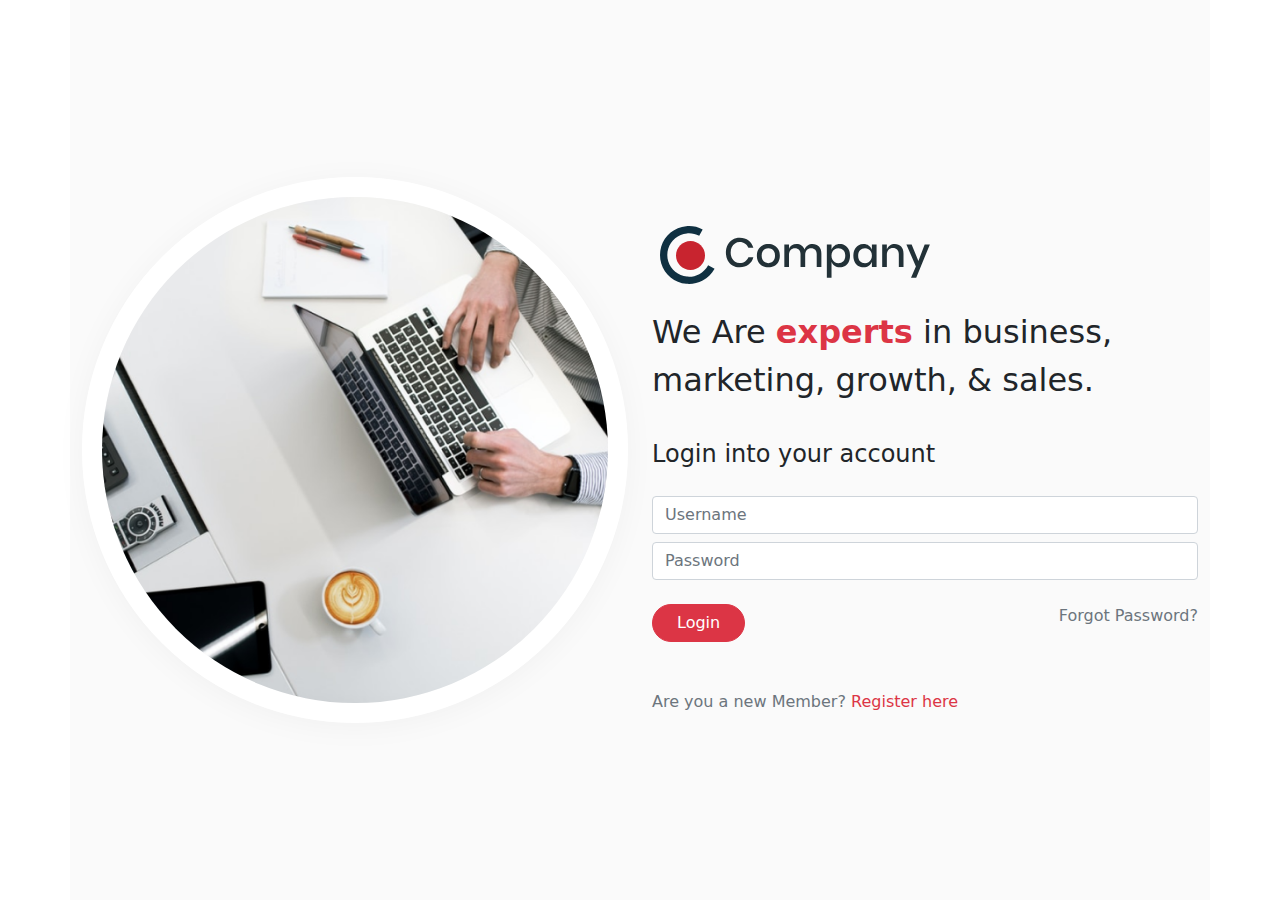
<file: index.html>
<html>

<head>
    <title>Login</title>
</head>
    <!-- <link href="https://cdn.jsdelivr.net/npm/bootstrap@5.0.2/dist/css/bootstrap.min.css" rel="stylesheet"
        integrity="sha384-EVSTQN3/azprG1Anm3QDgpJLIm9Nao0Yz1ztcQTwFspd3yD65VohhpuuCOmLASjC" crossorigin="anonymous">
         -->
    <link rel="stylesheet" href="css/bootstrap.min.css">
    <link rel="stylesheet" href="css/style.css">
    
</html>

<body>
    <div class="container d-flex justify-content-center align-items-center" id="login_box">
        <div class="row">
            <div class="col-12 col-lg-6 d-flex justify-content-center align-items-center">
                <img src="images/hero-image.png" class="hero_img" />
            </div>
            <div class="demo col-12 col-lg-6 mt-4" >
                <div class="row mt-3">
                    <div class="col-12 fs-3 m-2 mt-3">
                        <img src="images/logo.svg">
                    </div>
                    <div class="col-12 fs-2 mt-3">
                        <p>We Are <span class="fw-bold text-danger">experts</span> in business, marketing, growth, & sales.</p>
                    </div>
                    <div class="col-12 fs-4 mt-3">
                        <p>Login into your account </p>
                    </div>
                    <div class="col-12 form-group mt-2">
                        <input type="text" placeholder="Username" class="form-control" />
                    </div>
                    <div class="col-12 form-group mt-2">
                        <input type="text" placeholder="Password" class="form-control" />
                    </div>
                    <div class="col-12 d-flex justify-content-between mt-4">
                        <button type="button" class="btn btn-danger rounded-pill ps-4 pe-4">Login</button>
                        <a href=""><span class="d-flex justify-content-center align-items-center fs-6 text-secondary">Forgot Password?</span></a>
                    </div>
                    <div class="col-12 text-secondary mt-5">
                        <p>Are you a new Member? <span class="text-danger">Register here</span></p>
                    </div>
                </div>
            </div>
        </div>
    </div>
    <!-- <script src="https://cdn.jsdelivr.net/npm/bootstrap@5.0.2/dist/js/bootstrap.bundle.min.js"
        integrity="sha384-MrcW6ZMFYlzcLA8Nl+NtUVF0sA7MsXsP1UyJoMp4YLEuNSfAP+JcXn/tWtIaxVXM"
        crossorigin="anonymous"></script> -->
        <script src="js/bootstrap.bundle.min.js"></script>
</body>
</file>
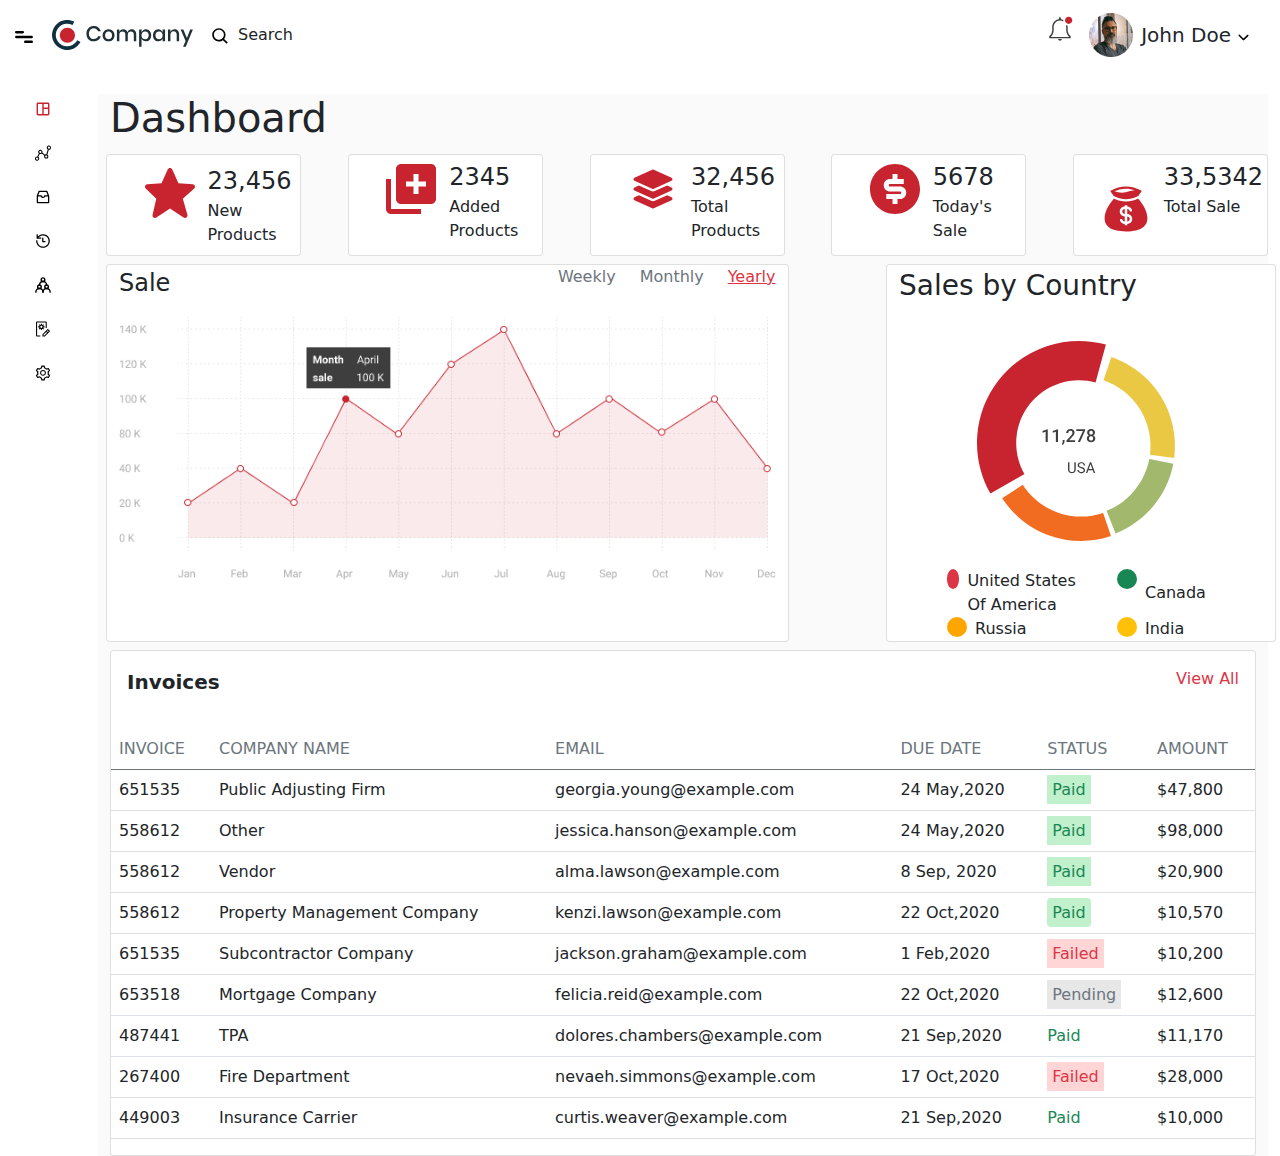
<file: dashboard.html>
<!DOCTYPE html>
<html lang="en">

<head>
    <meta charset="UTF-8">
    <meta name="viewport" content="width=device-width, initial-scale=1.0">
    <title>Dashboard</title>
    <link rel="stylesheet" href="css/bootstrap.min.css">
    <link rel="stylesheet" href="css/style.css">

</head>

<body>
    <!--Navbar Section Start-->
    <header>
        <nav class="navbar navbar-expand-lg ">
            <div class="container-fluid">
                <!-- Menu Bar Logo -->
                <a class="navbar-brand" href="#sidebarMenu">
                    <img src="images/menu-bar.svg" alt="" srcset="">
                </a>

                <!-- Company Logo -->
                <div class="company_logo">
                    <a class="nav-item" href="#">
                        <img src="images/header-logo.svg" alt="" srcset="">
                    </a>
                </div>

                <!-- Search Icon Button For Collapsing -->
                <button class="navbar-toggler" type="button" data-bs-toggle="collapse"
                    data-bs-target="#navbarSupportedContent" aria-controls="navbarSupportedContent"
                    aria-expanded="false" aria-label="Toggle navigation">
                    <a class="nav-link" href="#"><img src="images/search-icon.svg" alt="" height="20"></a>
                </button>

                <!-- Notification Icon Button For Collapsing -->
                <button class="navbar-toggler" type="button" data-bs-toggle="collapse"
                    data-bs-target="#navbarSupportedContent" aria-controls="navbarSupportedContent"
                    aria-expanded="false" aria-label="Toggle navigation">
                    <a class="nav-link" href="#"><img src="images/notification-icon.svg" alt=""></a>
                </button>

                <!-- Profile Button For Collapsing -->
                <button class="navbar-toggler" type="button" data-bs-toggle="collapse"
                    data-bs-target="#navbarSupportedContent" aria-controls="navbarSupportedContent"
                    aria-expanded="false" aria-label="Toggle navigation">
                    <img src="images/profile.png" alt="" srcset="">
                </button>

                <!-- Unordered List For Search Icon And Text -->
                <div class="collapse navbar-collapse">
                    <ul class="navbar-nav">
                        <li class="nav-item">
                            <!-- Search Icon And Text -->
                            <a class="ms-2 nav-link" href="#"><img src="images/search-icon.svg" alt="" height="20"><span
                                    class="text-dark ms-2">Search</span></a>
                        </li>
                    </ul>
                </div>

                <!-- Unordered List For Notification And User Profile -->
                <div class="d-flex justify-content-end">
                    <div class="collapse navbar-collapse form-inline">
                        <ul class="navbar-nav">
                            <li class="nav-item">
                                <!-- Notification Icon -->
                                <a class="nav-link" href="#"><img src="images/notification-icon.svg" alt=""></a>
                            </li>
                            <li class="nav-item">
                                <a class="navbar-brand ms-2 d-flex justify-content-center align-items-center" href="#">
                                    <!-- Profile Image -->
                                    <img src="images/profile.png" alt="" srcset=""
                                        class="d-inline-block align-text-top">
                                    <!-- UserName -->
                                    <span class="text-dark fs-5 ms-2">John Doe</span>
                                    <!-- Downward Icon For Dropdown -->
                                    <span class="ms-1"><img src="images/downward-arrow.svg" alt="" srcset=""></span>
                                </a>
                            </li>
                        </ul>
                    </div>
                </div>
            </div>
        </nav>
    </header>

    <!-- Navbar Section End -->

    <div class="container-fluid d-flex">
        <!-- Sidebar Section Start -->
        <div class="sidebar_section">
            <nav class="nav d-flex flex-column align-items-start sidebar vh-100" id="sidebarMenu">
                <div class="container-fluid">
                    <ul class="sidebarlist bg-white">
                        <li class="nav-item mt-3 " onclick="changeClass('dashboard')">
                            <a href="#">
                                <img src="images/dashboard-active.svg" alt="" id="dashboard_img">
                                <span class="text-secondary">Dashboard</span>
                            </a>
                        </li>
                        <li class="nav-item" onclick="changeClass('graph')">
                            <a href="innerpage.html">
                                <img src="images/graph-default.svg" alt="" id="graph_img">
                                <span class="text-secondary">Analysis</span>
                            </a>
                        </li>
                        <li class="nav-item" onclick="changeClass('inbox')">
                            <a href="#">
                                <img src="images/inbox-default.svg" alt="" id="inbox_img">
                                <span class="text-secondary">Inbox</span>
                            </a>
                        </li>
                        <li class="nav-item" onclick="changeClass('clock')">
                            <a href="#">
                                <img src="images/clock-default.svg" alt="" id="clock_img">
                                <span class="text-secondary">History</span>
                            </a>
                        </li>
                        <li class="nav-item" onclick="changeClass('user')">
                            <a href="#">
                                <img src="images/user-default.svg" alt="" id="user_img">
                                <span class="text-secondary">Users</span>
                            </a>
                        </li>
                        <li class="nav-item" onclick="changeClass('maintenance')">
                            <a href="#">
                                <img src="images/maintenance-default.svg" alt="" id="maintenance_img">
                                <span class="text-secondary">Maintenace</span>
                            </a>
                        </li>
                        <li class="nav-item" onclick="changeClass('setting')">
                            <a href="#">
                                <img src="images/setting-default.svg" alt="" id="setting_img">
                                <span class="text-secondary">Setting</span>
                            </a>
                        </li>

                    </ul>
                </div>
            </nav>
        </div>

        <!-- Sidebar Section End -->

        <!-- Main Content Section Start -->
        <div class="w-100 ms-4 mt-4" id="contentSection">
            <div class="container-fluid ">
                <div class="row">
                    <!-- Dashboard Section -->
                    <div class="col-12 h1">
                        Dashboard
                    </div>

                    <!-- Card Section Starts -->
                    <div class="cards container ">
                        <div class="row d-flex flex-wrap justify-content-between">
                            <div class="card col-xl-2 col-lg-5 col-md-5 col-12 d-flex flex-row p-2 ms-2 mt-1">
                                <div class="col d-flex justify-content-end me-2">
                                    <img src="images/star.svg" alt="" srcset="" height="60">
                                </div>
                                <div class="col d-flex flex-column ">
                                    <span class="fw-100 fs-4">23,456</span>
                                    <span class="">New Products</span>
                                </div>
                            </div>
                            <div class="card col-xl-2 col-lg-5 col-md-5 col-12 d-flex flex-row p-1 ms-2 mt-1">
                                <div class="col d-flex justify-content-end me-2">
                                    <img src="images/new-product.svg" alt="" srcset="" height="60">
                                </div>
                                <div class="col d-flex flex-column ">
                                    <span class="fw-100 fs-4">2345</span>
                                    <span class="">Added Products</span>
                                </div>
                            </div>
                            <div class="card col-xl-2 col-lg-5 col-md-5 col-12 d-flex flex-row p-1 ms-2 mt-1">
                                <div class="col d-flex justify-content-end me-2">
                                    <img src="images/total-product.svg" alt="" srcset="" height="60">

                                </div>
                                <div class="col d-flex flex-column ">
                                    <span class="fw-100 fs-4">32,456</span>
                                    <span class="">Total Products</span>
                                </div>
                            </div>
                            <div class="card col-xl-2 col-lg-5 col-md-5 col-12 d-flex flex-row p-1 ms-2 mt-1">
                                <div class="col d-flex justify-content-end me-2">
                                    <img src="images/dollar-filled.svg" alt="" srcset="" height="60">
                                </div>
                                <div class="col d-flex flex-column ">
                                    <span class="fw-100 fs-4">5678</span>
                                    <span class="">Today's Sale</span>
                                </div>
                            </div>
                            <div class="card col-xl-2 col-12 d-flex flex-row p-1 ms-2 mt-1">
                                <div class="col d-flex justify-content-end align-items-center mt-2 me-2">
                                    <img src="images/money-bag.svg" alt="" srcset="" height="60">
                                </div>
                                <div class="col d-flex flex-column ">
                                    <span class="fw-100 fs-4">33,5342</span>
                                    <span class="">Total Sale</span>
                                </div>
                            </div>
                        </div>
                    </div>
                    <!-- Card Section Ends -->

                    <!-- Chart Section Starts -->
                     
                    <div class="charts container mt-2 ms-2">
                        <div class="row d-flex justify-content-between ">
                            <div class="card col-lg-7 col-md-12 col-12">
                                <div class="new-text d-flex justify-content-between">
                                    <p class="text-dark fs-4"> Sale</p>
                                    <div class="rates d-flex">
                                        <p class="text-secondary me-4">Weekly</p>
                                        <p class="text-secondary me-4">Monthly</p>
                                        <p class="text-danger text-decoration-underline"><a>Yearly</a></p>
                                    </div>
                                </div>
                                <img src="images/data-graph.png" alt="">
                            </div>
                            <div class="card col-lg-4 col-md-12 col-12">
                                <div class="sales-text">
                                    <p class="fs-3 ">Sales by Country</p>
                                    <div class="pie-chart d-flex justify-content-center">
                                        <img src="images/pie-chart.svg" alt="" srcset="">
                                    </div>
                                    <div class="countries d-flex flex-column justify-content-center ms-5">
                                        <div class="row">
                                            <div class="col-12 col-md-12 col-lg-6 d-flex">
                                                <div class="circle bg-danger me-2"></div>
                                                <div class="d-flex align-items-center">United States Of America</div>
                                            </div>
                                            <div class="col-12 col-lg-6 d-flex">
                                                <div class="circle bg-success me-2"></div>
                                                <div class="d-flex align-items-center">Canada</div>
                                            </div>
                                        </div>
                                        <div class="row">
                                            <div class="col-12 col-lg-6 d-flex">
                                                <div class="circle me-2" style="background-color: orange;"></div>
                                                <div class="d-flex align-items-center">Russia</div>
                                            </div>
                                            <div class="col-12 col-lg-6 d-flex">
                                                <div class="circle bg-warning me-2"></div>
                                                <div class="d-flex align-items-center">India</div>
                                            </div>
                                        </div>
                                    </div>
                                </div>
                            </div>
                        </div>

                    </div>

                    <!-- Chart Section Ends -->

                    <!-- Invoice Section Starts -->

                    <div class="invoice mt-2">
                        <!-- Invoice Card -->
                        <div class="card">
                            <div class="heading_text d-flex justify-content-between m-3">
                                <!-- Invoice text -->
                                <div class="invoice_text">
                                    <p class="fw-bold fs-5">Invoices</p>
                                </div>
                                <!-- View All Text -->
                                <div class="view_all_text">
                                    <p class="text-danger">View All</p>
                                </div>
                            </div>
                            <!-- Invoice table -->
                            <div class="table-responsive">
                                <table class="table table-responsive ">
                                    <!-- Headings Of Invoice Table -->
                                    <thead>
                                        <tr class="text-secondary">
                                            <td scope="col">INVOICE</td>
                                            <td scope="col">COMPANY NAME</td>
                                            <td scope="col">EMAIL</td>
                                            <td scope="col">DUE DATE</td>
                                            <td scope="col">STATUS</td>
                                            <td scope="col">AMOUNT</td>
                                        </tr>
                                    </thead>
                                    <!-- Body Of Invoice Table -->
                                    <tbody>
                                        <tr>
                                            <td>651535</td>
                                            <td>Public Adjusting Firm</td>
                                            <td>georgia.young@example.com</td>
                                            <td>24 May,2020</td>
                                            <td class="text-success"><span class="paid_bg">Paid</span></td>
                                            <td>$47,800</td>
                                        </tr>
                                        <tr>
                                            <td>558612</td>
                                            <td>Other</td>
                                            <td>jessica.hanson@example.com</td>
                                            <td>24 May,2020</td>
                                            <td class="text-success"><span class="paid_bg">Paid</span></td>
                                            <td>$98,000</td>
                                        </tr>
                                        <tr>
                                            <td>558612</td>
                                            <td>Vendor</td>
                                            <td>alma.lawson@example.com</td>
                                            <td>8 Sep, 2020</td>
                                            <td class="text-success"><span class="paid_bg">Paid</span></td>
                                            <td>$20,900</td>
                                        </tr>
                                        <tr>
                                            <td>558612</td>
                                            <td>Property Management Company</td>
                                            <td>kenzi.lawson@example.com</td>
                                            <td>22 Oct,2020</td>
                                            <td class="text-success"><span class="paid_bg rounded-2">Paid</span></td>
                                            <td>$10,570</td>
                                        </tr>
                                        <tr>
                                            <td>651535</td>
                                            <td>Subcontractor Company</td>
                                            <td>jackson.graham@example.com</td>
                                            <td>1 Feb,2020</td>
                                            <td class="text-danger"><span class="failed_bg">Failed</span></td>
                                            <td>$10,200</td>
                                        </tr>
                                        <tr>
                                            <td>653518</td>
                                            <td>Mortgage Company</td>
                                            <td>felicia.reid@example.com</td>
                                            <td>22 Oct,2020</td>
                                            <td class="text-secondary"><span class="pending_bg">Pending</span></td>
                                            <td>$12,600</td>
                                        </tr>
                                        <tr>
                                            <td>487441</td>
                                            <td>TPA</td>
                                            <td>dolores.chambers@example.com</td>
                                            <td>21 Sep,2020</td>
                                            <td class="text-success"><span class="success_bg">Paid</span></td>
                                            <td>$11,170</td>
                                        </tr>
                                        <tr>
                                            <td>267400</td>
                                            <td>Fire Department</td>
                                            <td>nevaeh.simmons@example.com</td>
                                            <td>17 Oct,2020</td>
                                            <td class="text-danger"><span class="failed_bg">Failed</span></td>
                                            <td>$28,000</td>
                                        </tr>
                                        <tr>
                                            <td>449003</td>
                                            <td>Insurance Carrier</td>
                                            <td>curtis.weaver@example.com</td>
                                            <td>21 Sep,2020</td>
                                            <td class="text-success"><span class="success_bg">Paid</span></td>
                                            <td>$10,000</td>
                                        </tr>
                                    </tbody>
                                </table>
                            </div>

                        </div>
                    </div>

                    <!-- Invoice Section Ends -->

                </div>
            </div>
        </div>
        <!-- Main Content Section End -->
    </div>


    <script src="js/bootstrap.bundle.min.js"></script>
    <script src="js/custom.js"></script>

</body>

</html>
</file>
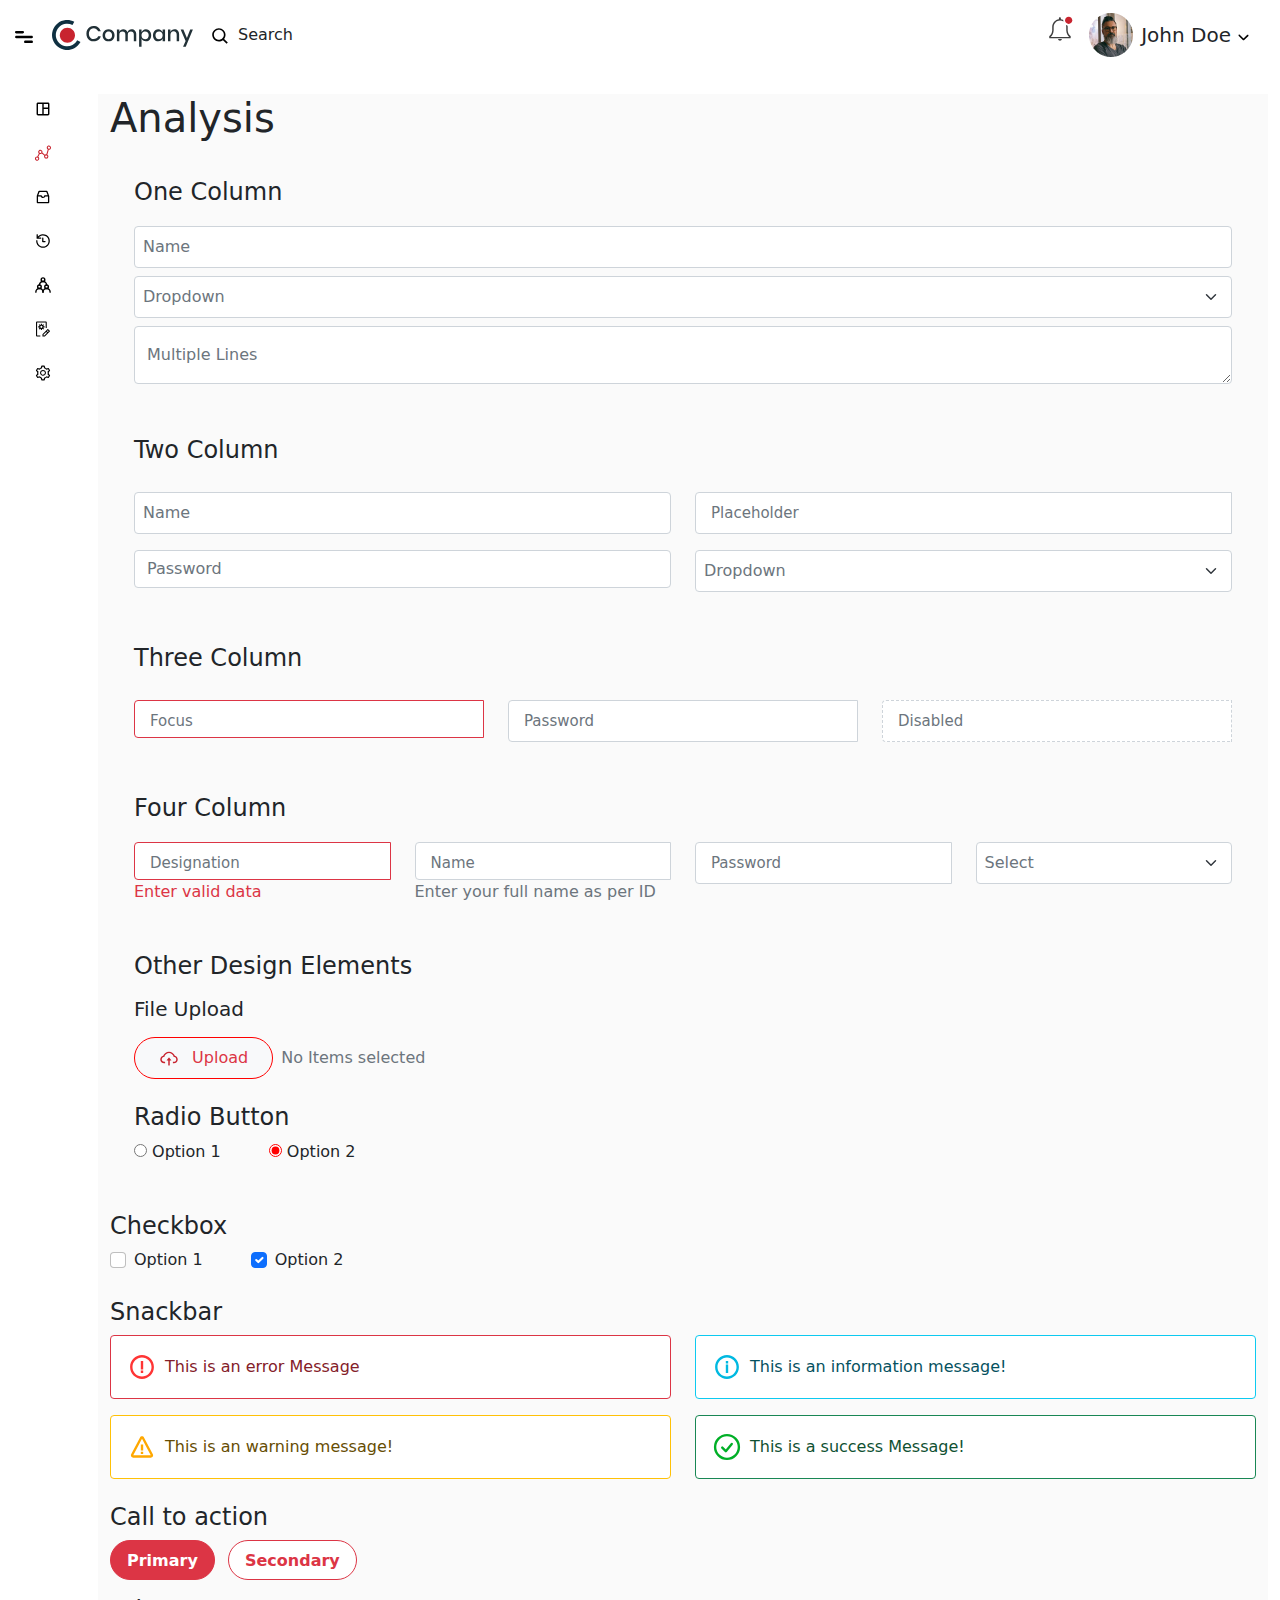
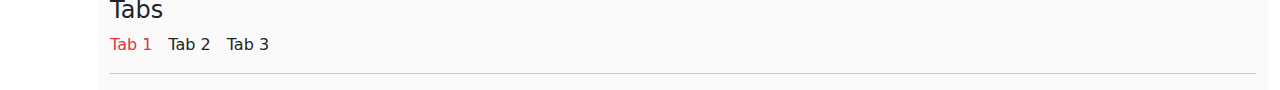
<file: innerpage.html>
<!DOCTYPE html>
<html lang="en">

<head>
    <meta charset="UTF-8">
    <meta name="viewport" content="width=device-width, initial-scale=1.0">
    <title>Analysis</title>
    <link rel="stylesheet" href="css/bootstrap.min.css">
    <link rel="stylesheet" href="css/style.css">

</head>

<body>
    <!--Navbar Section Start-->
    <header>
        <nav class="navbar navbar-expand-lg ">
            <div class="container-fluid">
                <!-- Menu Bar Logo -->
                <a class="navbar-brand" href="#sidebarMenu">
                    <img src="images/menu-bar.svg" alt="" srcset="">
                </a>

                <!-- Company Logo -->
                <div class="company_logo">
                    <a class="nav-item" href="#">
                        <img src="images/header-logo.svg" alt="" srcset="">
                    </a>
                </div>

                <!-- Search Icon Button For Collapsing -->
                <button class="navbar-toggler" type="button" data-bs-toggle="collapse"
                    data-bs-target="#navbarSupportedContent" aria-controls="navbarSupportedContent"
                    aria-expanded="false" aria-label="Toggle navigation">
                    <a class="nav-link" href="#"><img src="images/search-icon.svg" alt="" height="20"></a>
                </button>

                <!-- Notification Icon Button For Collapsing -->
                <button class="navbar-toggler" type="button" data-bs-toggle="collapse"
                    data-bs-target="#navbarSupportedContent" aria-controls="navbarSupportedContent"
                    aria-expanded="false" aria-label="Toggle navigation">
                    <a class="nav-link" href="#"><img src="images/notification-icon.svg" alt=""></a>
                </button>

                <!-- Profile Button For Collapsing -->
                <button class="navbar-toggler" type="button" data-bs-toggle="collapse"
                    data-bs-target="#navbarSupportedContent" aria-controls="navbarSupportedContent"
                    aria-expanded="false" aria-label="Toggle navigation">
                    <img src="images/profile.png" alt="" srcset="">
                </button>

                <!-- Unordered List For Search Icon And Text -->
                <div class="collapse navbar-collapse">
                    <ul class="navbar-nav">
                        <li class="nav-item">
                            <!-- Search Icon And Text -->
                            <a class="ms-2 nav-link" href="#"><img src="images/search-icon.svg" alt="" height="20"><span
                                    class="text-dark ms-2">Search</span></a>
                        </li>
                    </ul>
                </div>

                <!-- Unordered List For Notification And User Profile -->
                <div class="d-flex justify-content-end">
                    <div class="collapse navbar-collapse form-inline">
                        <ul class="navbar-nav">
                            <li class="nav-item">
                                <!-- Notification Icon -->
                                <a class="nav-link" href="#"><img src="images/notification-icon.svg" alt=""></a>
                            </li>
                            <li class="nav-item">
                                <a class="navbar-brand ms-2 d-flex justify-content-center align-items-center" href="#">
                                    <!-- Profile Image -->
                                    <img src="images/profile.png" alt="" srcset=""
                                        class="d-inline-block align-text-top">
                                    <!-- UserName -->
                                    <span class="text-dark fs-5 ms-2">John Doe</span>
                                    <!-- Downward Icon For Dropdown -->
                                    <span class="ms-1"><img src="images/downward-arrow.svg" alt="" srcset=""></span>
                                </a>
                            </li>
                        </ul>
                    </div>
                </div>
            </div>
        </nav>
    </header>

    <!-- Navbar Section End -->


    <div class="container-fluid d-flex">
        <!-- Sidebar Section Start -->
        <div class="sidebar_section">
            <nav class=" d-flex flex-column align-items-start sidebar vh-100" id="sidebarMenu">
                <div class="container-fluid">
                    <ul class="sidebarlist bg-white">
                        <li class="nav-item mt-3 " onclick="changeClass('dashboard')">
                            <a href="#">
                                <img src="images/dashboard-default.svg" alt="" id="dashboard_img">
                                <span class="text-secondary">Dashboard</span>
                            </a>
                        </li>
                        <li class="nav-item" onclick="changeClass('graph')">
                            <a href="innerpage.html">
                                <img src="images/graph-active.svg" alt="" id="graph_img">
                                <span class="text-secondary">Analysis</span>
                            </a>
                        </li>
                        <li class="nav-item" onclick="changeClass('inbox')">
                            <a href="#">
                                <img src="images/inbox-default.svg" alt="" id="inbox_img">
                                <span class="text-secondary">Inbox</span>
                            </a>
                        </li>
                        <li class="nav-item" onclick="changeClass('clock')">
                            <a href="#">
                                <img src="images/clock-default.svg" alt="" id="clock_img">
                                <span class="text-secondary">History</span>
                            </a>
                        </li>
                        <li class="nav-item" onclick="changeClass('user')">
                            <a href="#">
                                <img src="images/user-default.svg" alt="" id="user_img">
                                <span class="text-secondary">Users</span>
                            </a>
                        </li>
                        <li class="nav-item" onclick="changeClass('maintenance')">
                            <a href="#">
                                <img src="images/maintenance-default.svg" alt="" id="maintenance_img">
                                <span class="text-secondary">Maintenace</span>
                            </a>
                        </li>
                        <li class="nav-item" onclick="changeClass('setting')">
                            <a href="#">
                                <img src="images/setting-default.svg" alt="" id="setting_img">
                                <span class="text-secondary">Setting</span>
                            </a>
                        </li>

                    </ul>
                </div>
            </nav>
        </div>

        <!-- Sidebar Section End -->

        <!-- Main Content Section Start -->
        <div class="w-100 ms-4 mt-4" id="contentSection">
            <div class="container-fluid ">
                <div class="row">
                    <!-- Analysis Section -->
                    <div class="col-12 h1">
                        Analysis
                    </div>

                    <div class="container">
                        <!-- One Column Section Starts -->
                        <div class="row p-4">
                            <!-- One Column Text -->
                            <div class="col-12">
                                <p class="fs-4">One Column</p>
                            </div>
                            <!-- Name Form Input -->
                            <div class="col-12">
                                <input type="text" class="form-control p-2" placeholder="Name">
                            </div>
                            <!-- Dropdown Form Select -->
                            <div class="col-12">
                                <select class="form-select mt-2 p-2 text-secondary" aria-label="Default select example">
                                    <option selected>Dropdown</option>
                                    <option value="1">One</option>
                                    <option value="2">Two</option>
                                    <option value="3">Three</option>
                                </select>
                            </div>
                            <!-- Textarea -->
                            <div class="col-12">
                                <div class="form-floating mt-2 text-secondary">
                                    <textarea class="form-control" placeholder="Leave a comment here"
                                        id="floatingTextarea"></textarea>
                                    <label for="floatingTextarea">Multiple Lines</label>
                                </div>
                            </div>
                        </div>
                        <!-- One Column Section Ends -->

                        <!-- Two Column Section Starts -->
                        <div class="row p-4">
                            <!-- Two Column Text -->
                            <div class="col-12">
                                <p class="fs-4">Two Column</p>
                            </div>
                            <!-- Name Form Input -->
                            <div class="col-12 col-lg-6 col-md-6 mt-2">
                                <input type="text" class="form-control p-2" placeholder="Name">
                            </div>
                            <!-- Username Form Select -->
                            <div class="col-12 col-lg-6 col-md-6 mt-2 mb-2">
                                <!-- Floating label with username field -->
                                <div class="input-group text-secondary form-group">
                                    <input type="text" class="inputText form-control p-2">
                                    <span class="placeholder">Placeholder</span>
                                </div>
                            </div>
                            <div class="col-12 col-lg-6 col-md-6 mt-2">
                                <!-- Password  -->
                                <input type="password" class="form-control" id="exampleInputPassword1"
                                    placeholder="Password">
                            </div>
                            <div class="col-12 col-lg-6 col-md-6">
                                <!-- Dropdown  -->
                                <select class="form-select mt-2 p-2 text-secondary" aria-label="Default select example">
                                    <option selected>Dropdown</option>
                                    <option value="1">One</option>
                                    <option value="2">Two</option>
                                    <option value="3">Three</option>
                                </select>
                            </div>
                        </div>
                        <!-- Two Column Section Ends -->

                        <!-- Three Column Section Starts -->
                        <div class="row p-4">
                            <!-- Three Column Text -->
                            <div class="col-12">
                                <p class="fs-4">Three Column</p>
                            </div>
                            <!-- Focus Field -->
                            <div class="col-12 col-lg-4 col-md-6 mt-2">
                                <!-- Floating label with focus field -->
                                <div class="input-group text-secondary form-group">
                                    <input type="text" class="inputText form-control border-danger" />
                                    <span class="placeholder text-secondary">Focus</span>
                                </div>
                            </div>
                            <div class="col-12 col-lg-4 col-md-6 mt-2">
                                <!-- Floating label with username field -->
                                <div class="input-group text-secondary form-group">
                                    <input type="password" class="inputText form-control p-2" />
                                    <span class="placeholder text-secondary">Password</span>
                                </div>
                            </div>
                            <div class="col-12 col-lg-4 col-md-6 mt-2">
                                <!-- Floating label with disabled field -->
                                <div class="input-group text-secondary form-group">
                                    <input type="text" class="inputText form-control p-2 Disabled"
                                        style="border-style: dashed;" />
                                    <span class="placeholder text-secondary">Disabled</span>
                                </div>
                            </div>
                        </div>
                        <!-- Three Column Section Ends -->

                        <!-- Four Column Section Starts -->
                        <div class="row p-4">
                            <!-- Four Column Text -->
                            <div class="col-12">
                                <p class="fs-4">Four Column</p>
                            </div>
                            <div class="col-12 col-lg-3 col-md-6">
                                <!-- Floating label with designation field -->
                                <div class="input-group text-secondary form-group">
                                    <input type="text" class="inputText form-control border-danger" />
                                    <span class="placeholder text-secondary">Designation</span>
                                </div>
                                <span class="text-danger">Enter valid data</span>
                            </div>
                            <div class="col-12 col-lg-3 col-md-6">
                                <!-- Floating label with designation field -->
                                <div class="input-group text-secondary form-group">
                                    <input type="text" class="inputText form-control" />
                                    <span class="placeholder text-secondary">Name</span>
                                </div>
                                <span class="text-secondary">Enter your full name as per ID</span>
                            </div>
                            <div class="col-12 col-lg-3 col-md-6">
                                <!-- Floating label with username field -->
                                <div class="input-group text-secondary form-group">
                                    <input type="password" class="inputText form-control p-2" />
                                    <span class="placeholder text-secondary">Password</span>
                                </div>
                            </div>
                            <div class="col-12 col-lg-3 col-md-6">
                                <select class="form-select p-2 text-secondary" aria-label="Default select example">
                                    <option selected>Select</option>
                                    <option value="1">One</option>
                                    <option value="2">Two</option>
                                    <option value="3">Three</option>
                                </select>
                            </div>
                        </div>
                        <!-- Four Column Section Ends -->

                        <!-- Other Design Elements Section Starts -->
                        <div class="row p-4">

                            <!-- Headings -->
                            <div class="col-12">
                                <h4>Other Design Elements</h4>
                                <h5 class="fs-5 mt-3">File Upload</h5>
                            </div>

                            <!-- Upload Section Starts -->
                            <div class="col-12 d-flex mt-2">
                                <div class="box rounded-pill bg-light ps-4 pe-4 pt-2 pb-2" style="border: 1px solid red;">
                                    <img src="images/cloud-upload-icon.svg" alt=""> <span
                                        class="ms-2 text-danger">Upload</span>
                                </div>
                                <span class="ms-2 text-secondary d-flex justify-content-center align-items-center">No
                                    Items selected</span>
                            </div>
                            <!-- Upload Section Ends -->

                            <!-- Radio Button -->
                            <div class="col-12">
                                <h4 class="mt-4">Radio Button</h4>
                                    <div class="options d-flex">
                                        <div class="option-1">
                                            <input type="radio" id="option-1" name="radio_buttons" value="Option 1">
                                            <label for="Option 1">Option 1</label><br>
                                        </div>
                                        <div class="option-2 ms-5">
                                            <input type="radio" id="option-2" name="radio_buttons" value="Option 2" checked>
                                            <label for="Option 2">Option 2</label><br>
                                        </div>
                                    </div>
                                </div>
                            </div>

                            <!-- CheckBoxes -->
                             <div class="col-12">
                                <h4 class="mt-4">Checkbox</h4>
                                <div class="checkboxes d-flex">
                                    <div class="form-check">
                                        <input class="form-check-input" type="checkbox" value="" id="flexCheckDefault">
                                        <label class="form-check-label" for="flexCheckDefault">
                                          Option 1
                                        </label>
                                      </div>
                                      <div class="form-check ms-5">
                                        <input class="form-check-input" type="checkbox" value="" id="flexCheckChecked" checked>
                                        <label class="form-check-label" for="flexCheckChecked">
                                          Option 2
                                        </label>
                                      </div>
                                </div>
                             </div>

                            <!-- Snackbar Section Starts-->
                            <div class="snackbars">
                                <h4 class="mt-4">Snackbar</h4>
                                <div class="row">
                                    <div class="col-12 col-lg-6">
                                        <div class="alert alert-danger d-flex align-items-center bg-white border border-danger" role="alert">
                                            <img src="images/error-icon.svg" alt="" width="30">
                                            <span class="ms-2">This is an error Message</span>
                                        </div>
                                    </div>
                                    <div class="col-12 col-lg-6">
                                        <div class="alert alert-info d-flex align-items-center bg-white border border-info" role="alert">
                                            <img src="images/info-icon.svg" alt="" width="30">
                                            <span class="ms-2">This is an information message!</span>
                                        </div>
                                    </div>
                                </div>
                                <div class="row">
                                    <div class="col-12 col-lg-6">
                                        <div class="alert alert-warning d-flex align-items-center bg-white border border-warning" role="alert">
                                            <img src="images/warning-icon.svg" alt="" width="30">
                                            <span class="ms-2">This is an warning message!</span>
                                        </div>
                                    </div>
                                    <div class="col-12 col-lg-6">
                                        <div class="alert alert-success d-flex align-items-center bg-white border border-success" role="alert">
                                            <img src="images/success-icon.svg" alt="" width="30">
                                            <span class="ms-2">This is a success Message!</span>
                                        </div>
                                    </div>
                                </div>
                            </div>
                            <!-- Snackbar Section Emds -->

                            <!-- Buttons Section Start -->
                            <!-- Buttons Section Ends -->

                            <!-- Call to action section starts -->
                            <div class="call_to_actions_button mt-2">
                                <h4>Call to action</h4>
                                <div class="col-6">
                                    <button class="btn btn-primary fw-bold rounded-pill bg-danger border border-danger ps-3 pe-3 pt-2 pe-2">Primary</button>
                                    <button class="ms-2 btn btn-primary fw-bold rounded-pill bg-white text-danger border border-danger ps-3 pe-3 pt-2 pe-2">Secondary</button>

                                </div>
                                <div class="col-6 bg-warning"></div>
                            </div>
                            <!-- Call to action section ends -->

                            <!-- Tab Section Starts -->
                             <div class="tabs mt-3">
                                <h4>Tabs</h4>
                                <!-- Tabs -->
                                 <div class="tabs_text d-flex ">
                                    <li class="text-danger">Tab 1</li>
                                    <li class="ms-3">Tab 2</li>
                                    <li class="ms-3">Tab 3</li>
                                 </div>
                                 <hr>
                             </div>
                            <!-- Tab Section Ends -->

                        </div>
                        <!-- Other Design Elements Section Ends -->
                    </div>
                </div>
            </div>
        </div>
        <!-- Main Content Section End -->
    </div>

    <script src="js/bootstrap.bundle.min.js"></script>
    <script src="js/custom.js"></script>
</body>

</html>
</file>
<file: css/style.css>
@import url('https://fonts.googleapis.com/css2?family=Roboto:ital,wght@0,100..900;1,100..900&display=swap');

*{
    top:0;
    bottom: 0;
    margin: 0;
    padding: 0;
    box-sizing: border-box;
}

#login_box {
    height: 100%;
    background: #FAFAFA 0% 0% no-repeat padding-box;
    opacity: 1;
}

.hero_img {
    max-width: 100%;
    border-radius: 50%;
    box-shadow: 0px 4px 31px #0000000A;
    border: 20px solid #FFFFFF;
    opacity: 1;
}

a{
    text-decoration: none;
}



/* navbar section  */


.sidebar {
    width: 10vw;
    height: 100%;
    background-color: #FFFFFF;
}

li{
    list-style: none;
}

.sidebarlist li{
    letter-spacing: 0px;
    padding: 10px;
}

.sidebarlist li:hover{
    background-color: #FFF3F4;
}

.sidebarlist li img{
    height: 18px;
}

@media (min-widtth: 900px) and (max-width: 1000px){
    .hero_img {
        max-width: 67%;
    }
}

@media screen and (max-width: 1700px){
    .sidebarlist li a span{
        display: none;
    }
    .sidebarlist li{
        display: flex;
        width: fit-content;
        justify-content: start;
    }
    .sidebarlist{
        width: fit-content;
        padding: 0;
    }
    #sidebarMenu{
        width: fit-content;
    }
}



@media screen and (max-width: 480px) {
    .company_logo {
      display: none;
    }
    #sidebarMenu{
      display: none;
    }
  }


  /* Content Section */
  #contentSection{
    background-color: #FAFAFA;
  }

  .circle{
    height: 20px;
    width: 20px;
    border-radius: 50%;
  }

  .paid_bg{
    background-color: #38ce594f;;
    padding: 5px;
  }

  .pending_bg{
    background-color: #bababa57;
    padding: 5px;
  }

  .failed_bg{
    background-color: #ff45453a;;
    padding: 5px;
  }

 .invoice-table{
    table-layout: fixed;
    width: 100%;
 }

 /* Floating Label Css */
.input-group{
    position: relative;
}
.inputText{
    outline: none;
    background: white;
}
.placeholder{
    position: absolute;
    top: 10px;
    left: 17px;
    font-size: 15px;
    transition: 0.3s;
    pointer-events: none;
    height: 24px;
}
.inputText:focus + .placeholder{
    transform: translate(-4px,-22px) scale(0.92);
    background-color: white;
    z-index: 1111;
}
/*  */

.options{
    accent-color: red;
}
</file>
